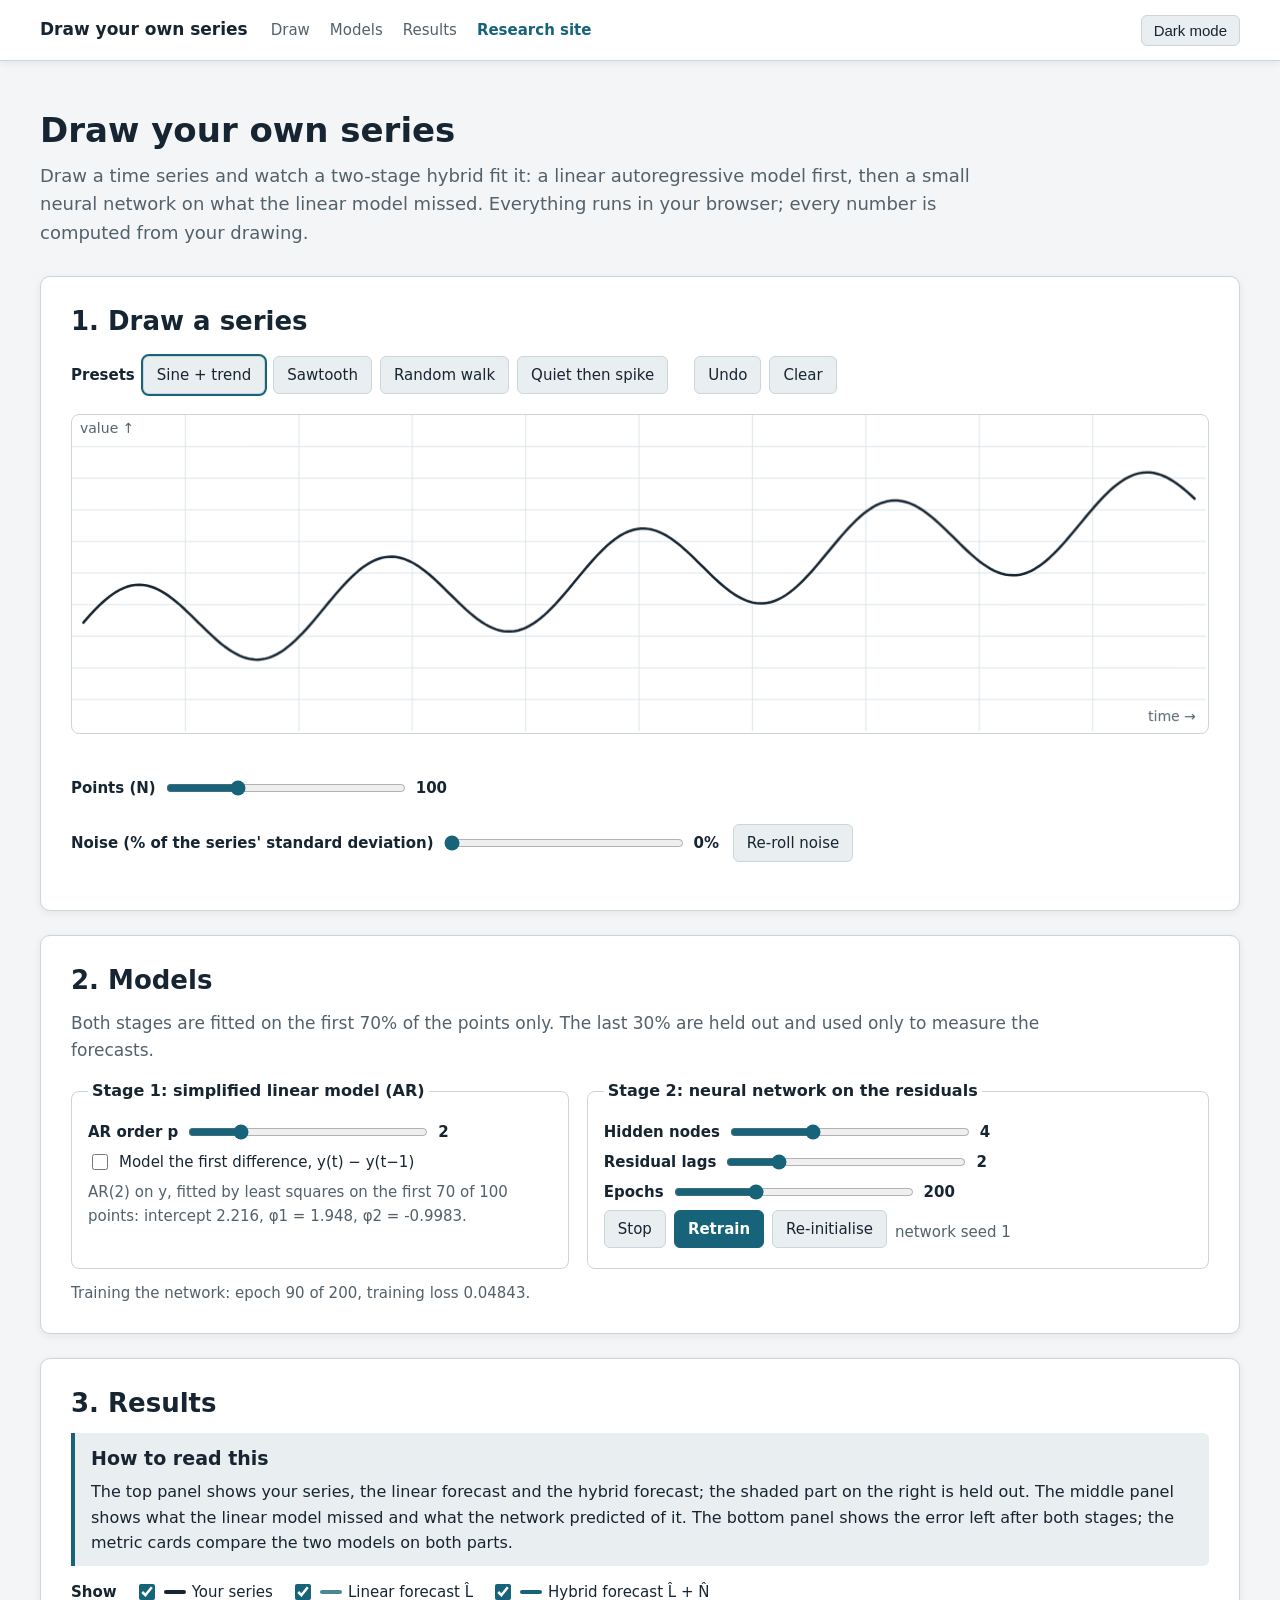
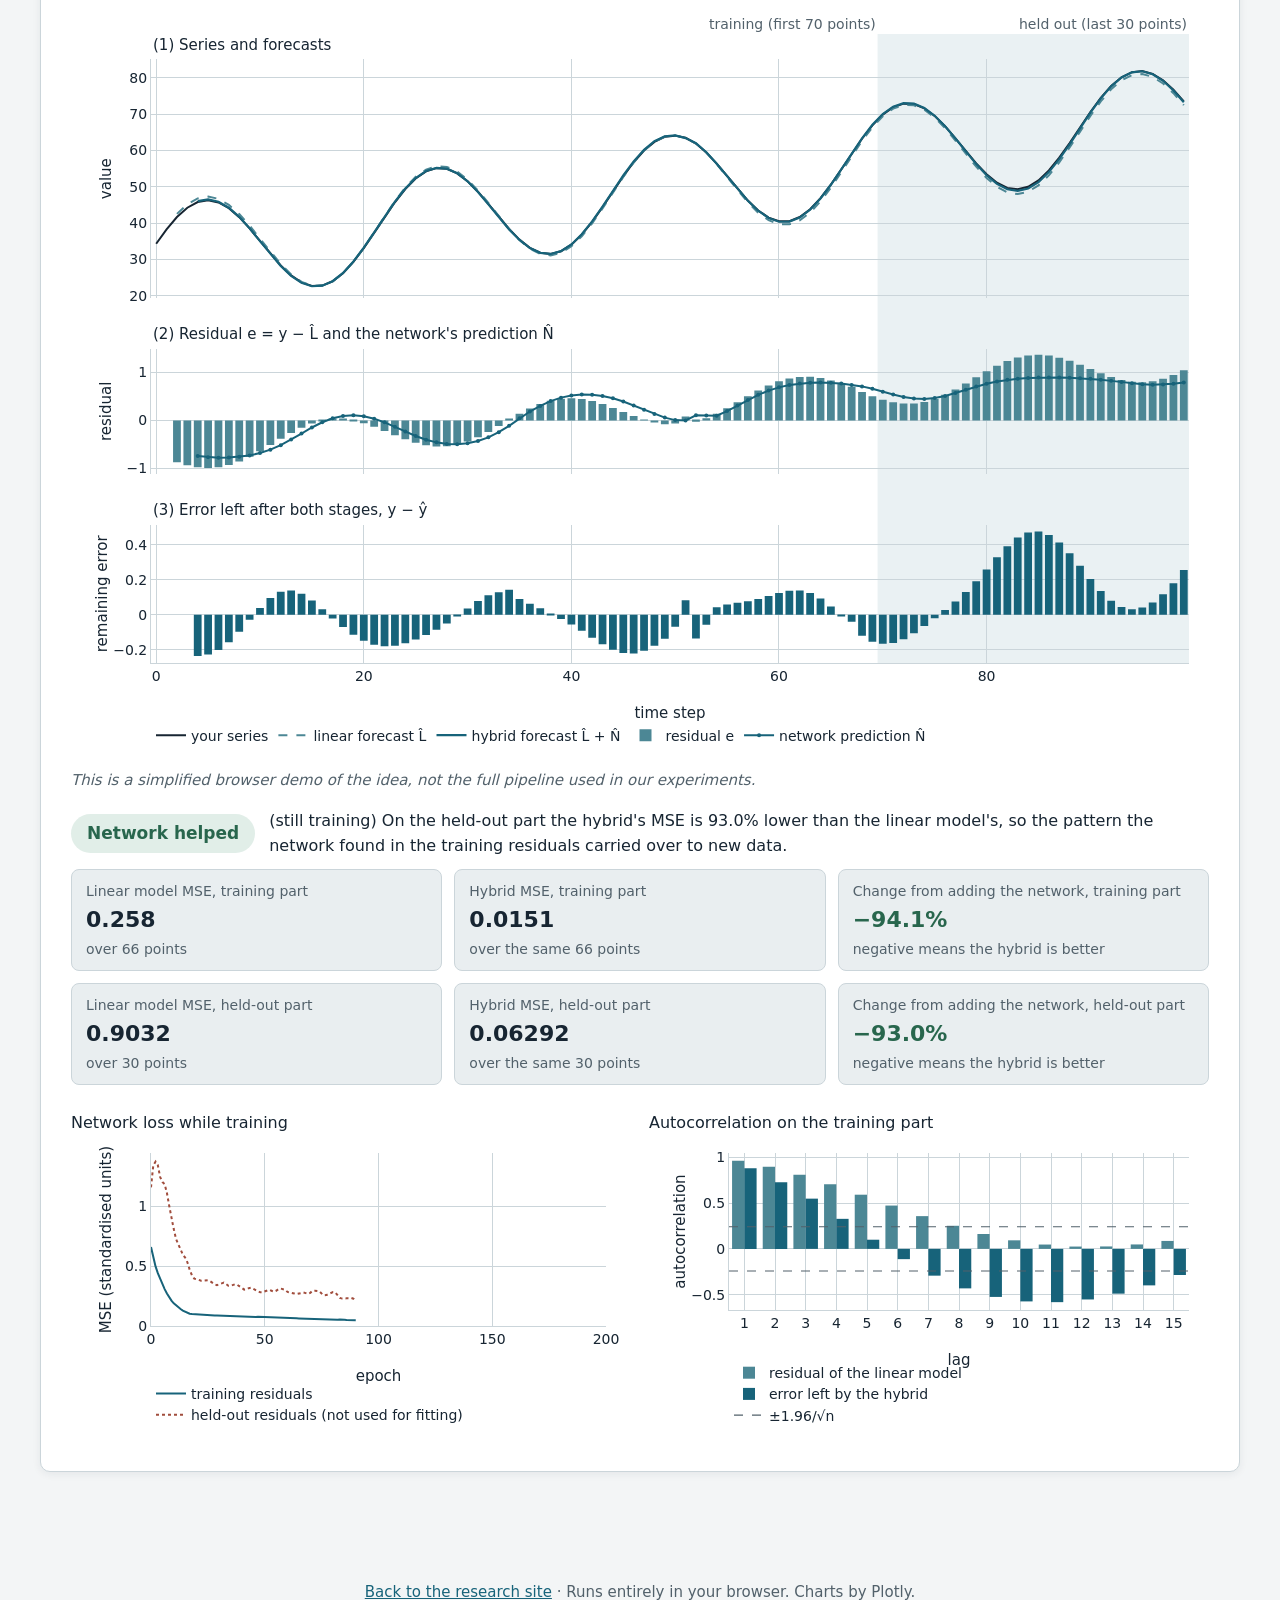
<file: website/draw_your_own_series/index.html>
<!doctype html>
<html lang="en">
<head>
<meta charset="utf-8">
<meta name="viewport" content="width=1280">
<title>Draw your own series</title>
<meta name="description" content="Draw a time series and watch a simplified linear model plus neural network hybrid fit it, live in the browser.">
<link rel="icon" href="data:image/svg+xml,%3Csvg xmlns='http://www.w3.org/2000/svg' viewBox='0 0 16 16'%3E%3Cpath d='M1 11 C4 2 7 14 10 6 S14 4 15 3' stroke='%23A6783D' stroke-width='2' fill='none'/%3E%3C/svg%3E">
<link rel="stylesheet" href="css/style.css">
<script>
  // apply the saved theme before the page paints (same key as the research site)
  try { const t = localStorage.getItem("theme"); if (t) document.documentElement.dataset.theme = t; } catch (e) { /* storage blocked */ }
</script>
</head>
<body>
<header class="topbar">
  <div class="topbar-inner">
    <a class="brand" href="#top">Draw your own series</a>
    <nav class="menu" aria-label="Sections">
      <a href="#draw">Draw</a>
      <a href="#models">Models</a>
      <a href="#results">Results</a>
      <a id="research-link" class="external" href="#">Research site</a>
    </nav>
    <button id="theme-toggle" class="theme-toggle" type="button" aria-label="Switch between light and dark mode">Dark mode</button>
  </div>
</header>

<main id="top">
  <div class="hero">
    <h1>Draw your own series</h1>
    <p>Draw a time series and watch a two-stage hybrid fit it: a linear autoregressive model first, then a small neural
      network on what the linear model missed. Everything runs in your browser; every number is computed from your drawing.</p>
  </div>

  <section class="panel" id="draw" aria-labelledby="draw-h">
    <h2 id="draw-h">1. Draw a series</h2>
    <div class="controls">
      <div class="control" role="group" aria-label="Presets">
        <span class="label">Presets</span>
        <button class="btn preset" type="button" data-preset="Sine + trend">Sine + trend</button>
        <button class="btn preset" type="button" data-preset="Sawtooth">Sawtooth</button>
        <button class="btn preset" type="button" data-preset="Random walk">Random walk</button>
        <button class="btn preset" type="button" data-preset="Quiet then spike">Quiet then spike</button>
      </div>
      <div class="control">
        <button class="btn" type="button" id="undo">Undo</button>
        <button class="btn" type="button" id="clear">Clear</button>
      </div>
    </div>
    <canvas id="canvas" aria-label="Drawing area: hold the mouse button and draw a curve from left to right"></canvas>
    <div id="warnings" class="warnings" role="status" aria-live="polite"></div>
    <div class="controls sliders">
      <div class="control">
        <label class="label" for="n-points">Points (N)</label>
        <input type="range" id="n-points" min="60" max="200" step="10" value="100">
        <output for="n-points" id="n-points-out">100</output>
      </div>
      <div class="control">
        <label class="label" for="noise">Noise (% of the series' standard deviation)</label>
        <input type="range" id="noise" min="0" max="30" step="1" value="0">
        <output for="noise" id="noise-out">0%</output>
        <button class="btn" type="button" id="reroll">Re-roll noise</button>
      </div>
    </div>
  </section>

  <section class="panel" id="models" aria-labelledby="models-h">
    <h2 id="models-h">2. Models</h2>
    <p class="lead">Both stages are fitted on the first 70% of the points only. The last 30% are held out and used only to
      measure the forecasts.</p>
    <div class="model-grid">
      <fieldset>
        <legend>Stage 1: simplified linear model (AR)</legend>
        <div class="control">
          <label class="label" for="ar-p">AR order p</label>
          <input type="range" id="ar-p" min="1" max="6" step="1" value="2">
          <output for="ar-p" id="ar-p-out">2</output>
        </div>
        <div class="control">
          <input type="checkbox" id="diff">
          <label for="diff">Model the first difference, y(t) − y(t−1)</label>
        </div>
        <p id="ar-text" class="small"></p>
      </fieldset>
      <fieldset>
        <legend>Stage 2: neural network on the residuals</legend>
        <div class="control">
          <label class="label" for="hidden">Hidden nodes</label>
          <input type="range" id="hidden" min="1" max="10" step="1" value="4">
          <output for="hidden" id="hidden-out">4</output>
        </div>
        <div class="control">
          <label class="label" for="lags">Residual lags</label>
          <input type="range" id="lags" min="1" max="6" step="1" value="2">
          <output for="lags" id="lags-out">2</output>
        </div>
        <div class="control">
          <label class="label" for="epochs">Epochs</label>
          <input type="range" id="epochs" min="50" max="500" step="10" value="200">
          <output for="epochs" id="epochs-out">200</output>
        </div>
        <div class="control">
          <button class="btn" type="button" id="stop">Stop</button>
          <button class="btn primary" type="button" id="retrain">Retrain</button>
          <button class="btn" type="button" id="reinit">Re-initialise</button>
          <span id="seed-text" class="small"></span>
        </div>
      </fieldset>
    </div>
    <p id="status" class="status" role="status" aria-live="polite"></p>
  </section>

  <section class="panel" id="results" aria-labelledby="results-h">
    <h2 id="results-h">3. Results</h2>
    <div class="howto" id="howto">
      <h3>How to read this</h3>
      <p>The top panel shows your series, the linear forecast and the hybrid forecast; the shaded part on the right is held out.
        The middle panel shows what the linear model missed and what the network predicted of it.
        The bottom panel shows the error left after both stages; the metric cards compare the two models on both parts.</p>
    </div>
    <div class="checks" role="group" aria-label="Lines to show">
      <span class="label">Show</span>
      <label><input type="checkbox" id="show-series" checked><span class="swatch" data-color="series"></span>Your series</label>
      <label><input type="checkbox" id="show-linear" checked><span class="swatch" data-color="linear"></span>Linear forecast L̂</label>
      <label><input type="checkbox" id="show-hybrid" checked><span class="swatch" data-color="hybrid"></span>Hybrid forecast L̂ + N̂</label>
    </div>
    <div id="main-chart" class="chart main"></div>
    <p class="note" id="demo-note">This is a simplified browser demo of the idea, not the full pipeline used in our experiments.</p>

    <div class="verdict-row">
      <span id="verdict" class="badge big"></span>
      <span id="verdict-text"></span>
    </div>
    <div class="cards" id="cards"></div>
    <div class="grid-2">
      <div id="loss-chart" class="chart small-chart"></div>
      <div id="acf-chart" class="chart small-chart"></div>
    </div>
  </section>
</main>

<footer>
  <a id="research-footer-link" href="#">Back to the research site</a> ·
  Runs entirely in your browser. Charts by Plotly.
</footer>

<script src="vendor/plotly-2.35.2.min.js"></script>
<script type="module" src="js/app.js"></script>
</body>
</html>
</file>
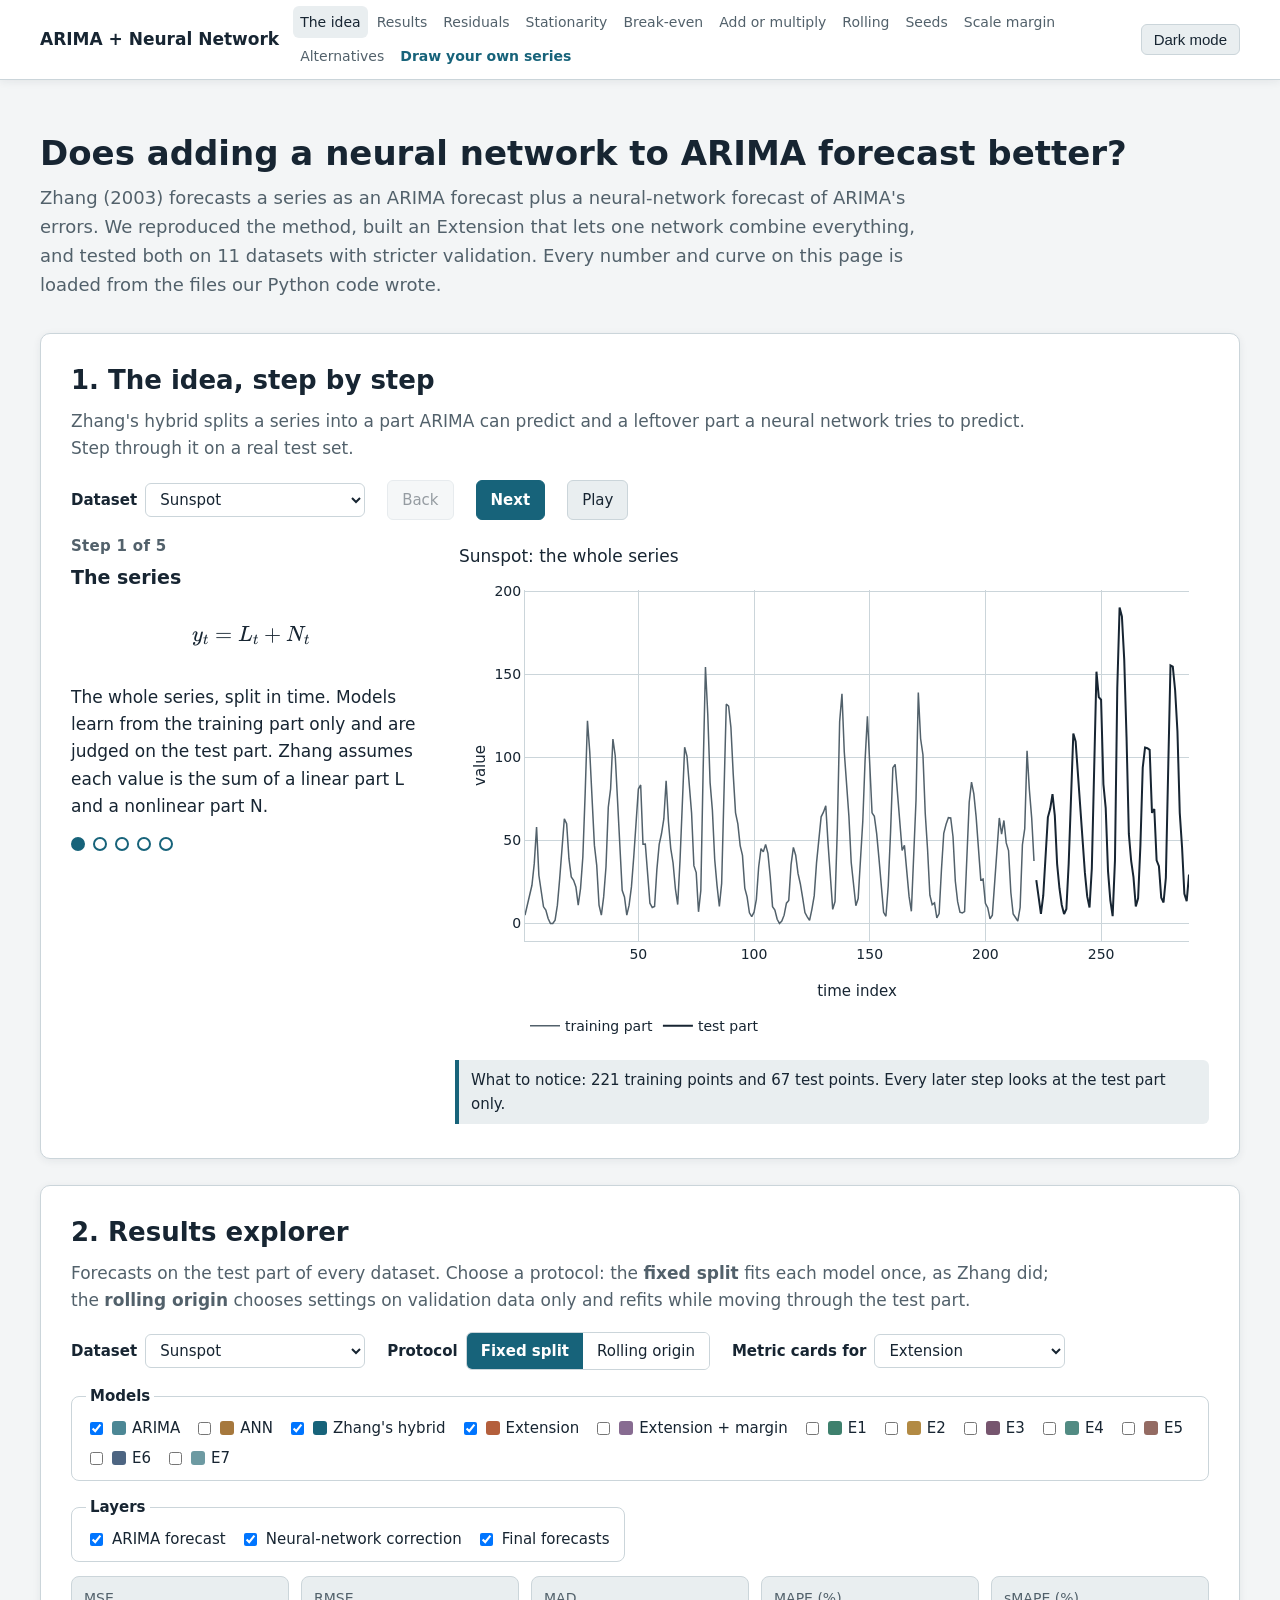
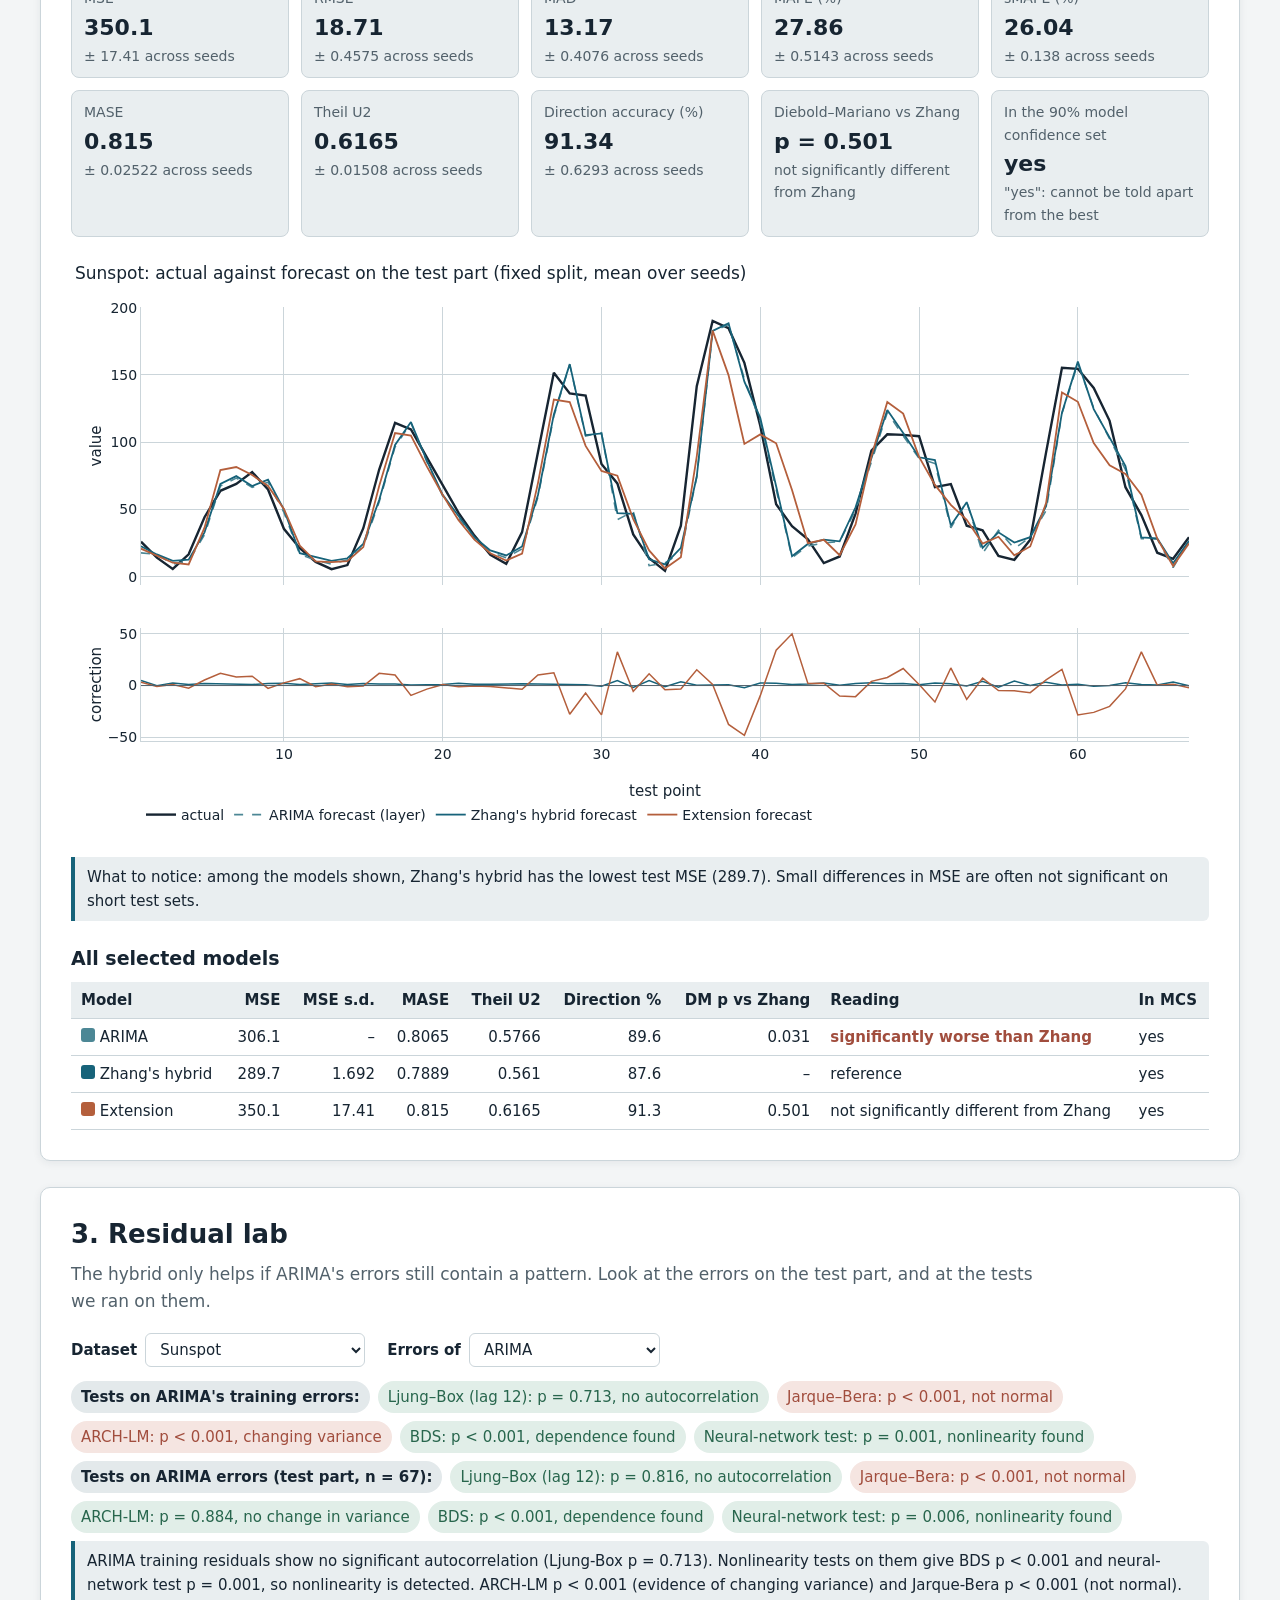
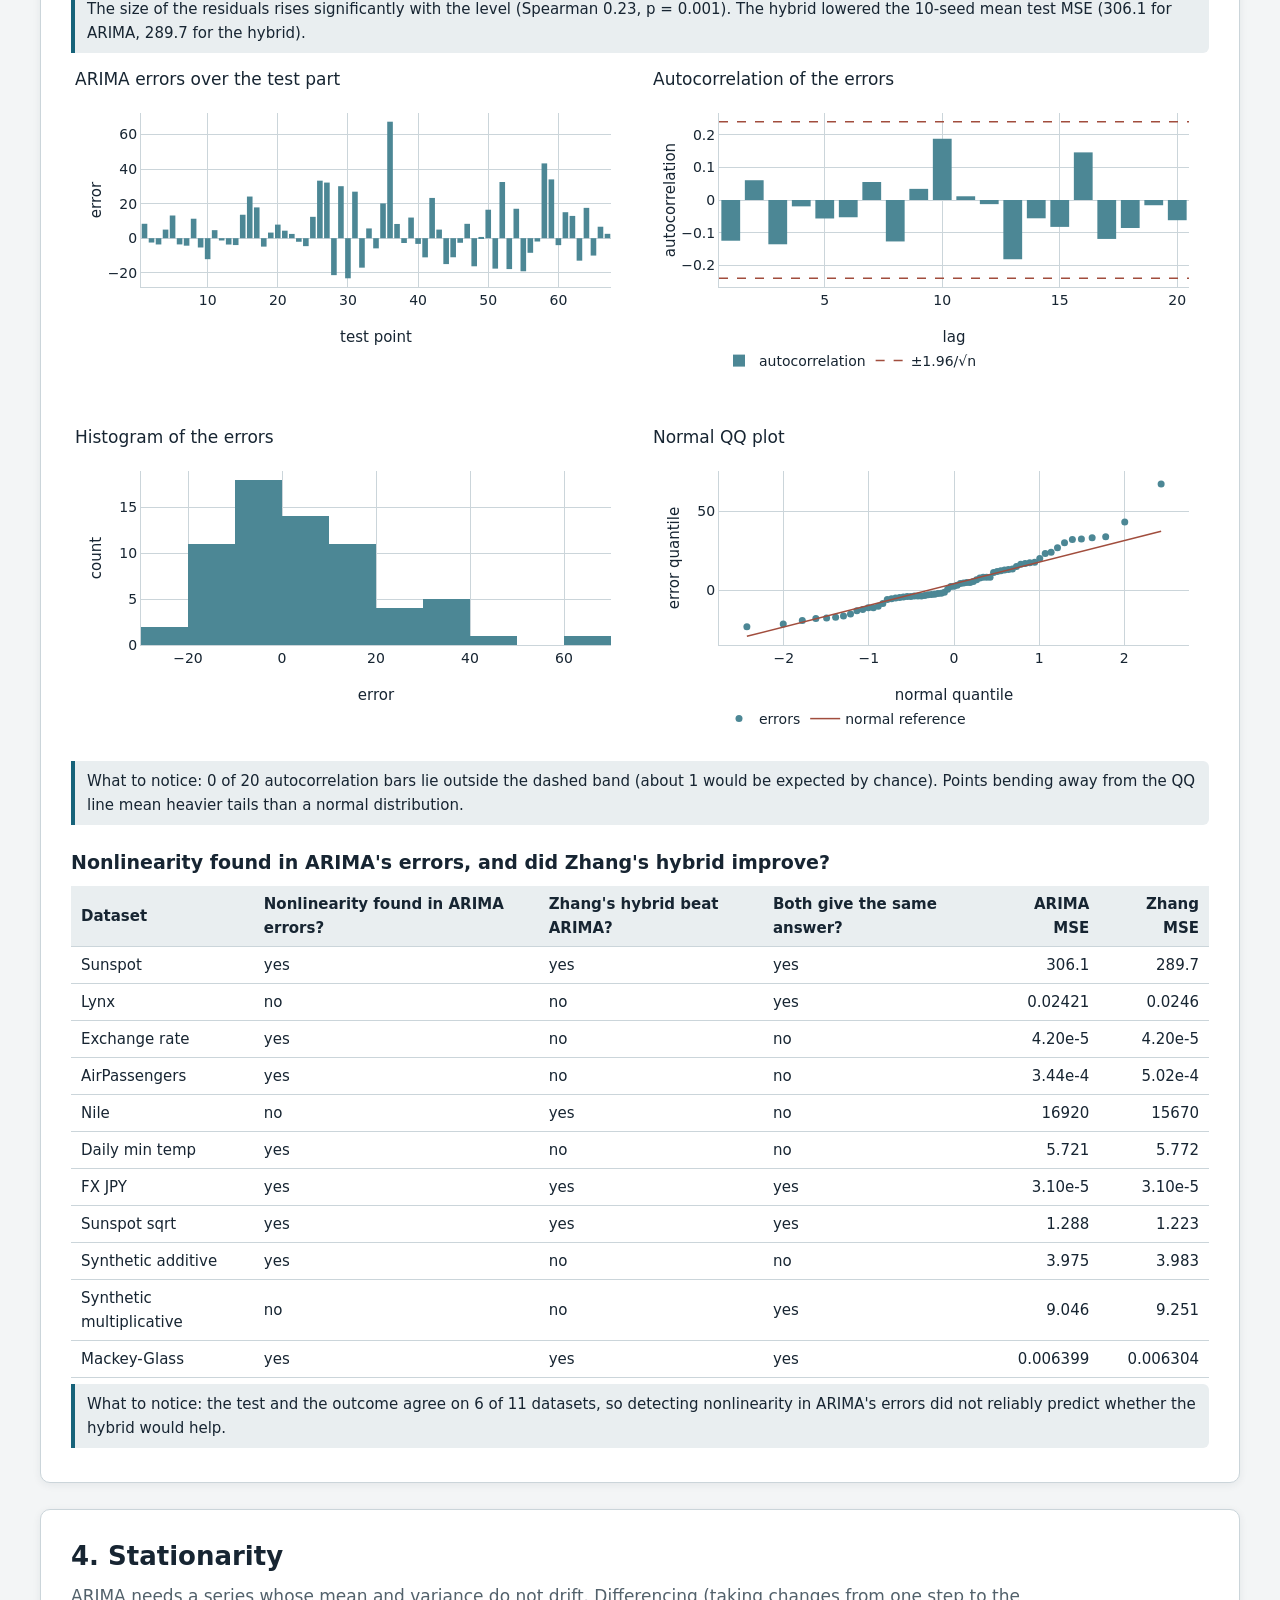
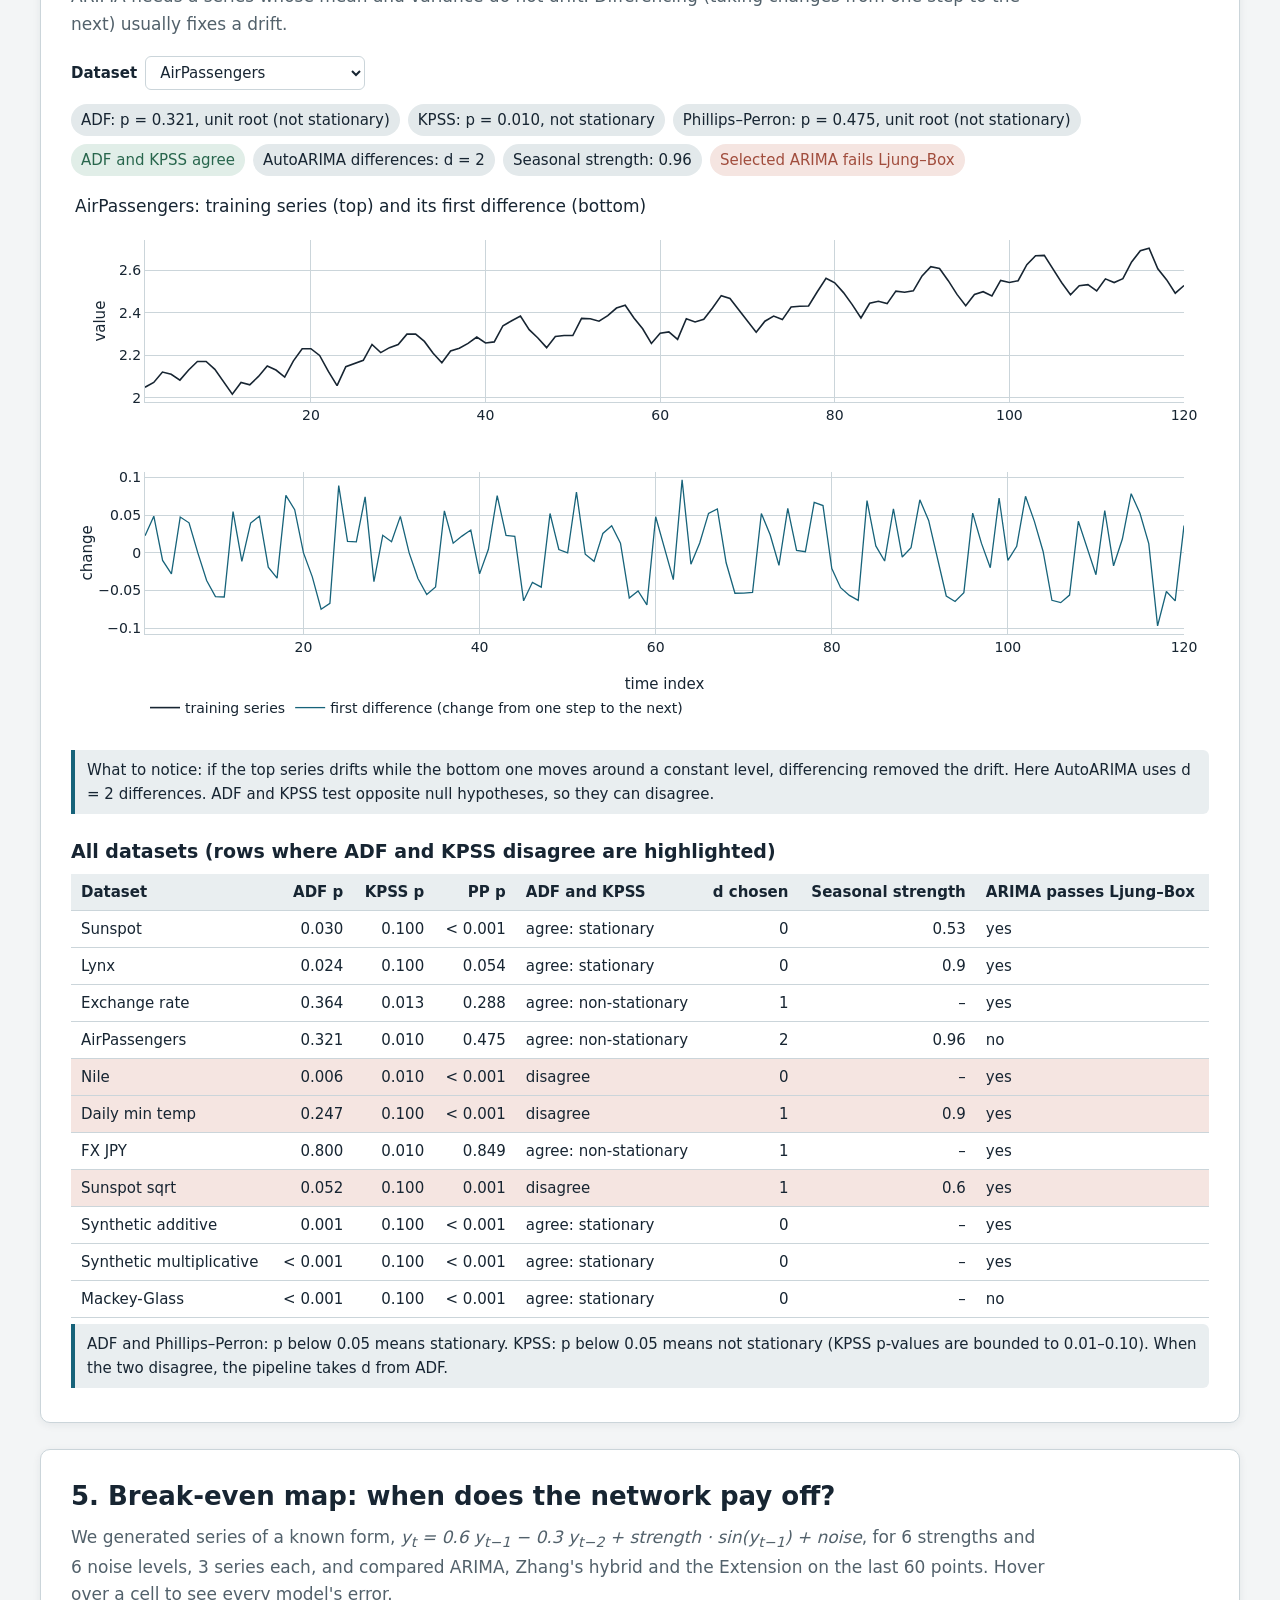
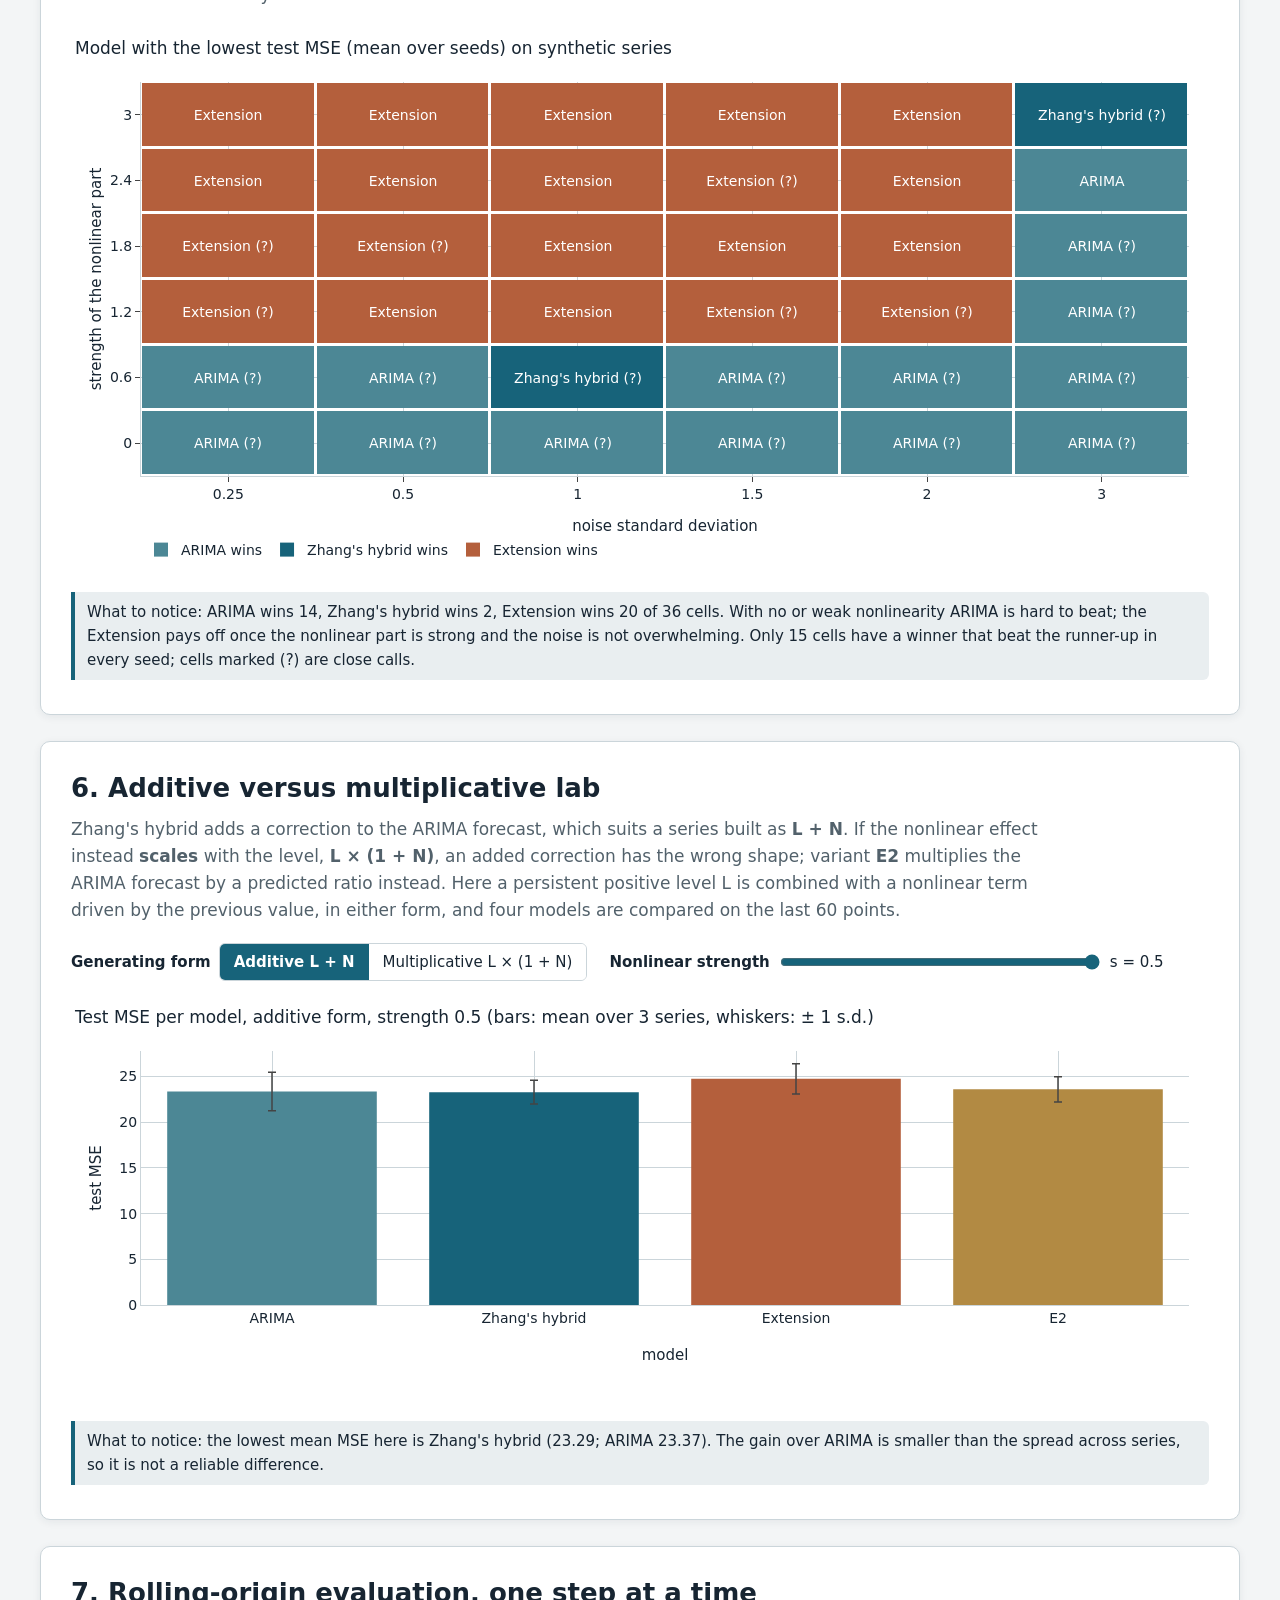
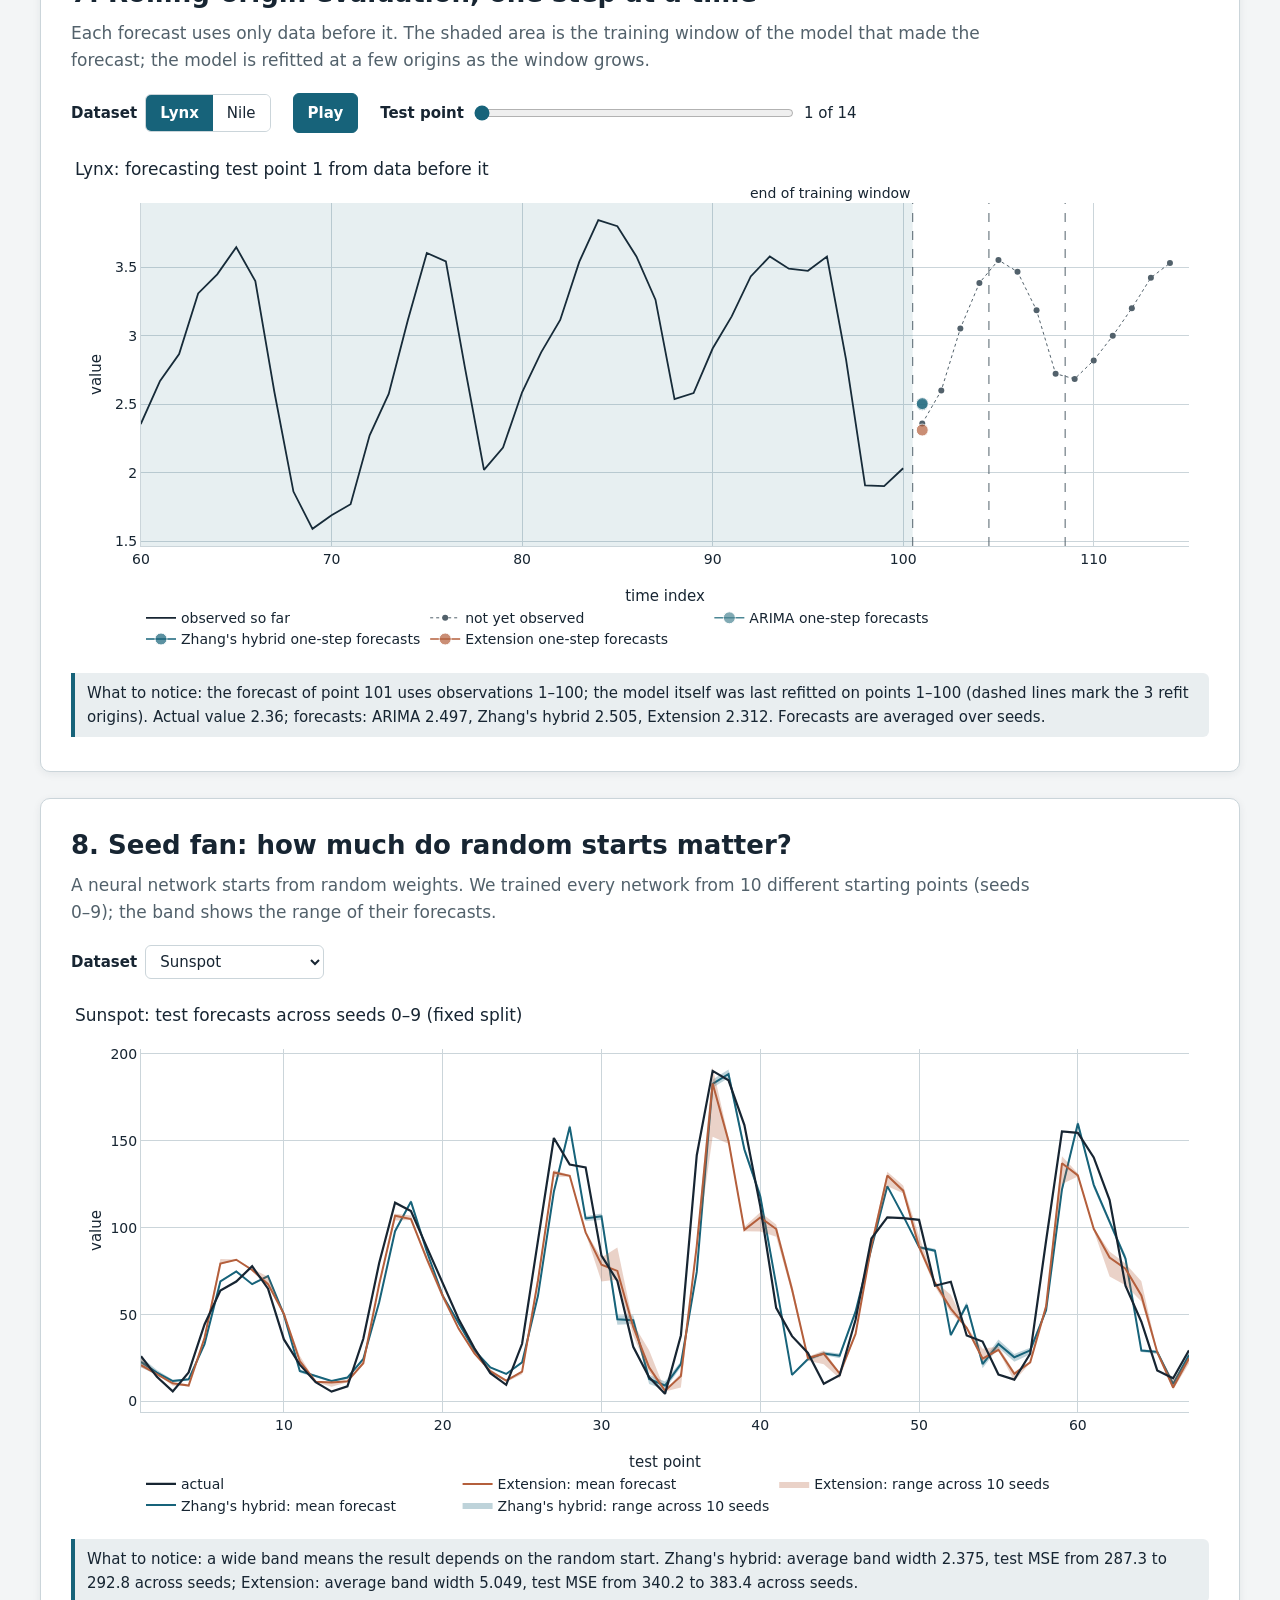
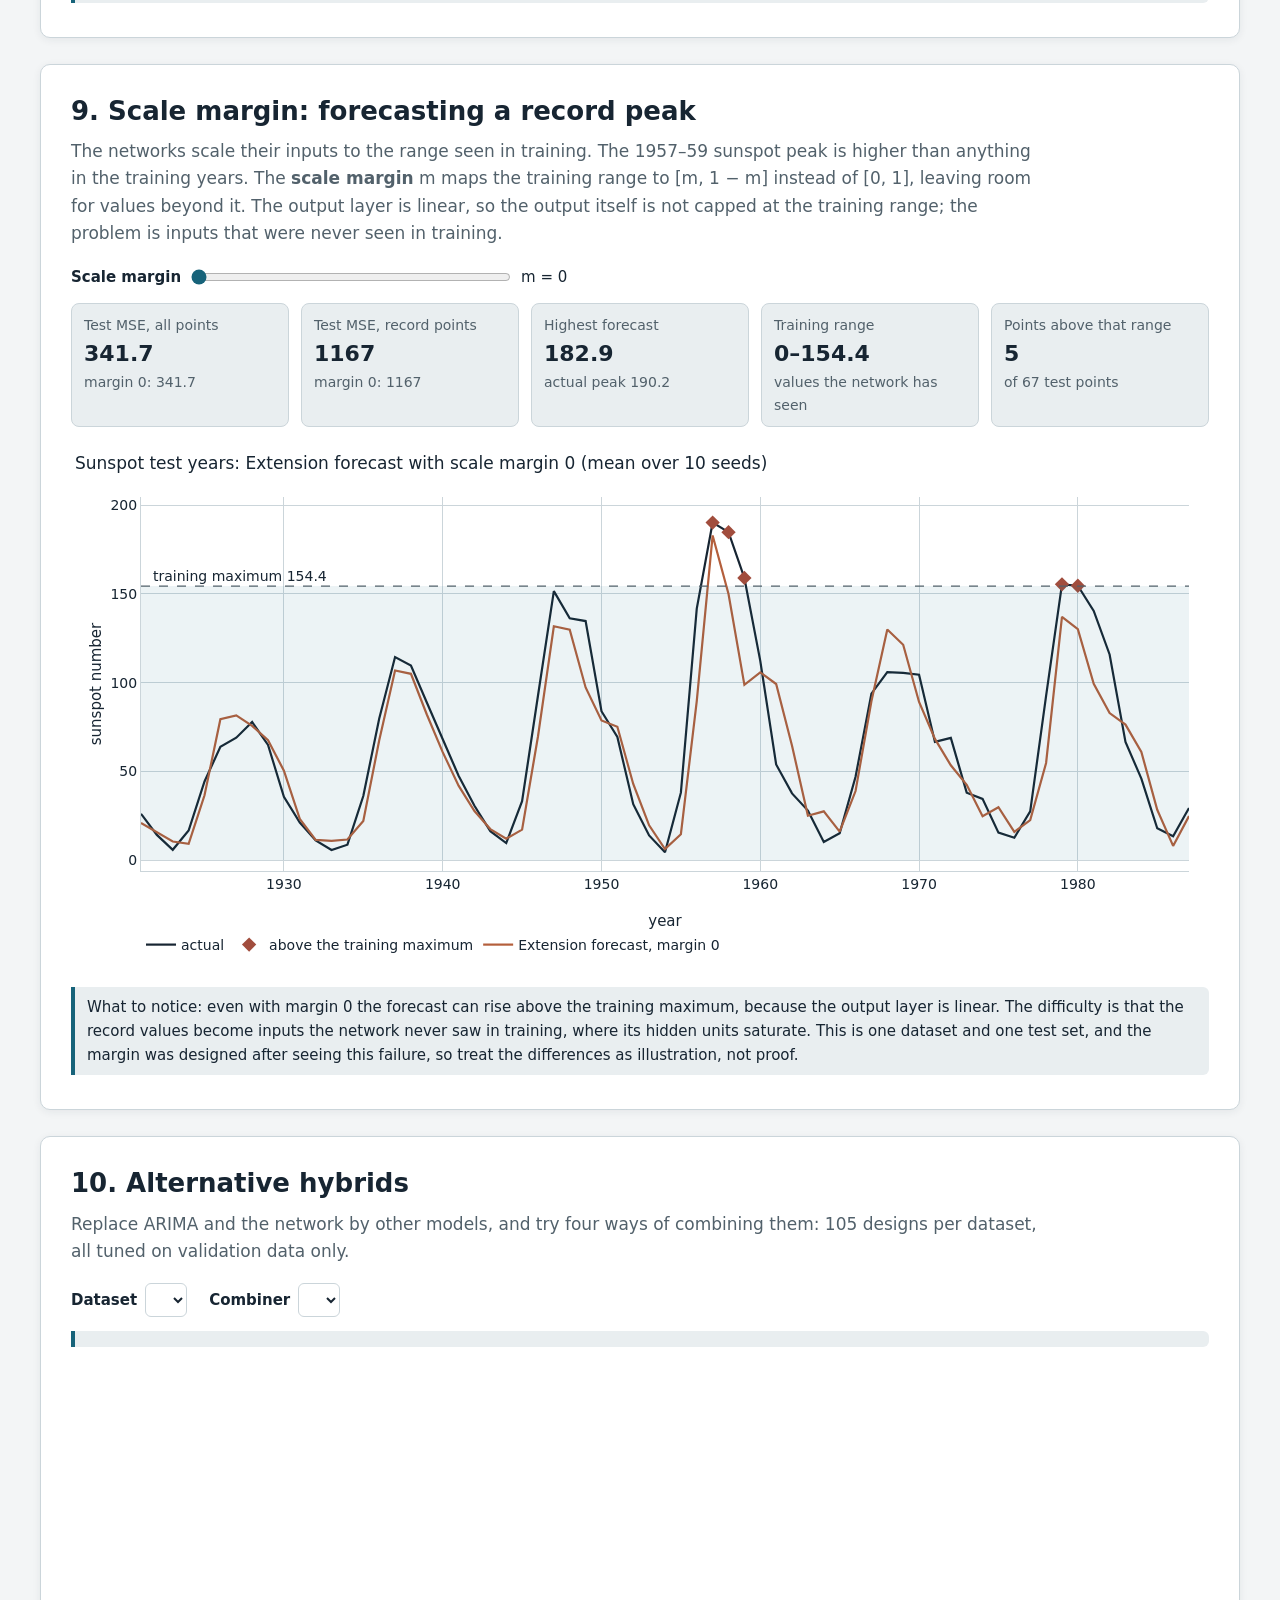
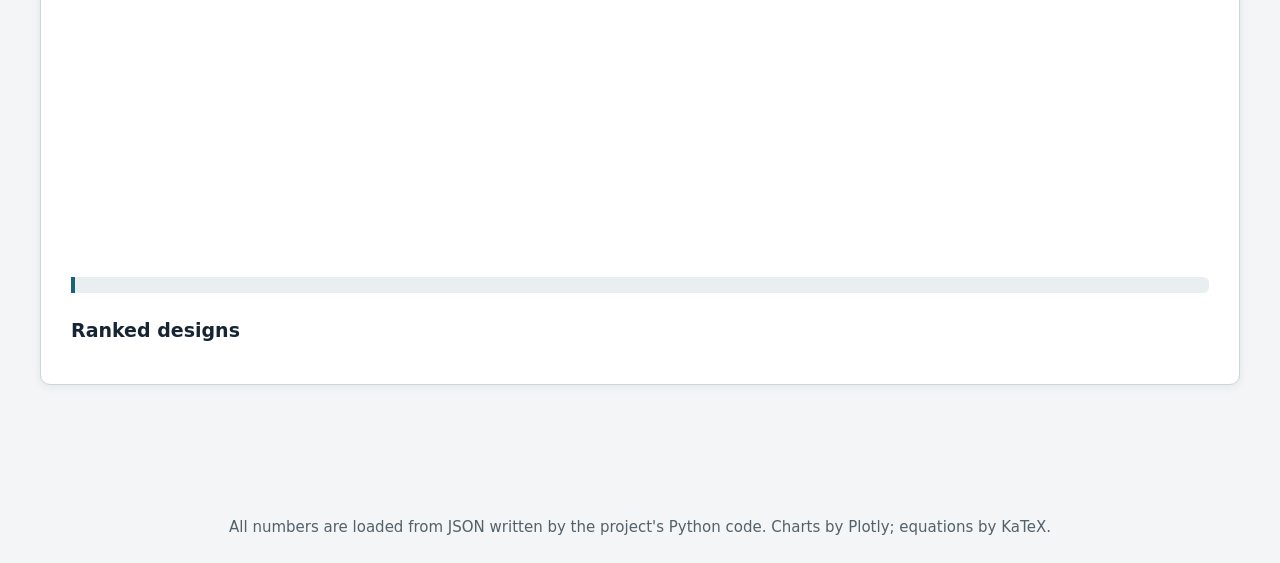
<file: website/research_site/index.html>
<!doctype html>
<html lang="en">
<head>
<meta charset="utf-8">
<meta name="viewport" content="width=1280">
<title>Hybrid ARIMA and Neural Network Forecasting</title>
<meta name="description" content="Interactive results of our reproduction of Zhang (2003) and the Extension on 11 datasets.">
<link rel="icon" href="data:image/svg+xml,%3Csvg xmlns='http://www.w3.org/2000/svg' viewBox='0 0 16 16'%3E%3Cpath d='M1 12 L5 6 L9 9 L15 2' stroke='%2317637A' stroke-width='2' fill='none'/%3E%3C/svg%3E">
<link rel="stylesheet" href="vendor/katex/katex.min.css">
<link rel="stylesheet" href="css/style.css">
<script>
  // apply the saved theme before the page paints
  try { const t = localStorage.getItem("theme"); if (t) document.documentElement.dataset.theme = t; } catch (e) { /* storage blocked */ }
</script>
</head>
<body>
<header class="topbar">
  <div class="topbar-inner">
    <a class="brand" href="#top">ARIMA + Neural Network</a>
    <nav class="menu" aria-label="Sections">
      <a href="#idea">The idea</a>
      <a href="#explorer">Results</a>
      <a href="#residuals">Residuals</a>
      <a href="#stationarity">Stationarity</a>
      <a href="#breakeven">Break-even</a>
      <a href="#formlab">Add or multiply</a>
      <a href="#rolling">Rolling</a>
      <a href="#seedfan">Seeds</a>
      <a href="#margin">Scale margin</a>
      <a href="#grid">Alternatives</a>
      <a id="playground-link" class="external" href="#">Draw your own series</a>
    </nav>
    <button id="theme-toggle" class="theme-toggle" type="button" aria-label="Switch between light and dark mode">Dark mode</button>
  </div>
</header>

<main id="top">
  <div class="hero">
    <h1>Does adding a neural network to ARIMA forecast better?</h1>
    <p>Zhang (2003) forecasts a series as an ARIMA forecast plus a neural-network forecast of ARIMA's errors. We reproduced the method,
      built an Extension that lets one network combine everything, and tested both on 11 datasets with stricter validation.
      Every number and curve on this page is loaded from the files our Python code wrote.</p>
  </div>

  <section class="panel" id="idea" aria-labelledby="idea-h">
    <h2 id="idea-h">1. The idea, step by step</h2>
    <p class="lead">Zhang's hybrid splits a series into a part ARIMA can predict and a leftover part a neural network tries to predict.
      Step through it on a real test set.</p>
    <div class="controls">
      <label class="control"><span class="label">Dataset</span><select id="idea-dataset"></select></label>
      <button class="btn" id="idea-back" type="button">Back</button>
      <button class="btn primary" id="idea-next" type="button">Next</button>
      <button class="btn" id="idea-play" type="button" aria-pressed="false">Play</button>
    </div>
    <div class="stepper">
      <div class="step-text" aria-live="polite">
        <div class="step-no" id="idea-stepno"></div>
        <h3 id="idea-title"></h3>
        <div class="eq" id="idea-eq"></div>
        <p id="idea-text"></p>
        <div class="dots" id="idea-dots" role="group" aria-label="Steps"></div>
      </div>
      <div>
        <div class="chart tall" id="idea-chart" role="img" aria-label="Walkthrough chart"></div>
        <p class="notice" id="idea-notice"></p>
      </div>
    </div>
  </section>

  <section class="panel" id="explorer" aria-labelledby="explorer-h">
    <h2 id="explorer-h">2. Results explorer</h2>
    <p class="lead">Forecasts on the test part of every dataset. Choose a protocol: the <b>fixed split</b> fits each model once, as Zhang did;
      the <b>rolling origin</b> chooses settings on validation data only and refits while moving through the test part.</p>
    <div class="controls">
      <label class="control"><span class="label">Dataset</span><select id="ex-dataset"></select></label>
      <span class="control"><span class="label">Protocol</span>
        <span class="segmented" id="ex-protocol" role="group" aria-label="Protocol">
          <button type="button" data-value="fixed" aria-pressed="true">Fixed split</button>
          <button type="button" data-value="rolling" aria-pressed="false">Rolling origin</button>
        </span></span>
      <label class="control"><span class="label">Metric cards for</span><select id="ex-focus"></select></label>
    </div>
    <div class="controls">
      <fieldset><legend>Models</legend><div class="checks" id="ex-models"></div></fieldset>
      <fieldset><legend>Layers</legend><div class="checks" id="ex-layers"></div></fieldset>
    </div>
    <div class="cards" id="ex-cards"></div>
    <div class="chart tall" id="ex-chart" role="img" aria-label="Actual against forecast"></div>
    <p class="notice" id="ex-notice"></p>
    <h3>All selected models</h3>
    <div id="ex-table"></div>
  </section>

  <section class="panel" id="residuals" aria-labelledby="res-h">
    <h2 id="res-h">3. Residual lab</h2>
    <p class="lead">The hybrid only helps if ARIMA's errors still contain a pattern. Look at the errors on the test part, and at the tests we ran on them.</p>
    <div class="controls">
      <label class="control"><span class="label">Dataset</span><select id="res-dataset"></select></label>
      <label class="control"><span class="label">Errors of</span><select id="res-model"></select></label>
    </div>
    <div class="badges" id="res-badges"></div>
    <p class="notice" id="res-finding"></p>
    <div class="grid-2">
      <div class="chart short" id="res-time" role="img" aria-label="Errors over time"></div>
      <div class="chart short" id="res-acf" role="img" aria-label="Autocorrelation of errors"></div>
      <div class="chart short" id="res-hist" role="img" aria-label="Histogram of errors"></div>
      <div class="chart short" id="res-qq" role="img" aria-label="Normal QQ plot"></div>
    </div>
    <p class="notice" id="res-notice"></p>
    <h3>Nonlinearity found in ARIMA's errors, and did Zhang's hybrid improve?</h3>
    <div id="res-table"></div>
  </section>

  <section class="panel" id="stationarity" aria-labelledby="st-h">
    <h2 id="st-h">4. Stationarity</h2>
    <p class="lead">ARIMA needs a series whose mean and variance do not drift. Differencing (taking changes from one step to the next) usually fixes a drift.</p>
    <div class="controls"><label class="control"><span class="label">Dataset</span><select id="st-dataset"></select></label></div>
    <div class="badges" id="st-badges"></div>
    <div class="chart tall" id="st-chart" role="img" aria-label="Training series and its first difference"></div>
    <p class="notice" id="st-notice"></p>
    <h3>All datasets (rows where ADF and KPSS disagree are highlighted)</h3>
    <div id="st-table"></div>
  </section>

  <section class="panel" id="breakeven" aria-labelledby="be-h">
    <h2 id="be-h">5. Break-even map: when does the network pay off?</h2>
    <p class="lead" id="be-lead"></p>
    <div class="chart tall" id="be-chart" role="img" aria-label="Best model per noise level and nonlinear strength"></div>
    <p class="notice" id="be-notice"></p>
  </section>

  <section class="panel" id="formlab" aria-labelledby="fl-h">
    <h2 id="fl-h">6. Additive versus multiplicative lab</h2>
    <p class="lead" id="fl-lead"></p>
    <div class="controls">
      <span class="control"><span class="label">Generating form</span>
        <span class="segmented" id="fl-form" role="group" aria-label="Generating form">
          <button type="button" data-value="additive" aria-pressed="true">Additive  L + N</button>
          <button type="button" data-value="multiplicative" aria-pressed="false">Multiplicative  L × (1 + N)</button>
        </span></span>
      <label class="control"><span class="label">Nonlinear strength</span><input type="range" id="fl-strength" min="0" step="1"><output id="fl-strength-out"></output></label>
    </div>
    <div class="chart" id="fl-chart" role="img" aria-label="Test MSE per model"></div>
    <p class="notice" id="fl-notice"></p>
  </section>

  <section class="panel" id="rolling" aria-labelledby="ro-h">
    <h2 id="ro-h">7. Rolling-origin evaluation, one step at a time</h2>
    <p class="lead">Each forecast uses only data before it. The shaded area is the training window of the model that made the forecast; the model is refitted at a few origins as the window grows.</p>
    <div class="controls">
      <span class="control"><span class="label">Dataset</span>
        <span class="segmented" id="ro-dataset" role="group" aria-label="Dataset">
          <button type="button" data-value="Lynx" aria-pressed="true">Lynx</button>
          <button type="button" data-value="Nile" aria-pressed="false">Nile</button>
        </span></span>
      <button class="btn primary" id="ro-play" type="button" aria-pressed="false">Play</button>
      <label class="control"><span class="label">Test point</span><input type="range" id="ro-step" min="0" step="1"><output id="ro-step-out"></output></label>
    </div>
    <div class="chart tall" id="ro-chart" role="img" aria-label="Rolling-origin forecasts"></div>
    <p class="notice" id="ro-notice"></p>
  </section>

  <section class="panel" id="seedfan" aria-labelledby="sf-h">
    <h2 id="sf-h">8. Seed fan: how much do random starts matter?</h2>
    <p class="lead">A neural network starts from random weights. We trained every network from 10 different starting points (seeds 0–9); the band shows the range of their forecasts.</p>
    <div class="controls"><label class="control"><span class="label">Dataset</span><select id="sf-dataset"></select></label></div>
    <div class="chart tall" id="sf-chart" role="img" aria-label="Forecast band across seeds"></div>
    <p class="notice" id="sf-notice"></p>
  </section>

  <section class="panel" id="margin" aria-labelledby="mg-h">
    <h2 id="mg-h">9. Scale margin: forecasting a record peak</h2>
    <p class="lead" id="mg-lead"></p>
    <div class="controls">
      <label class="control"><span class="label">Scale margin</span><input type="range" id="mg-margin" min="0" step="1"><output id="mg-margin-out"></output></label>
    </div>
    <div class="cards" id="mg-cards"></div>
    <div class="chart tall" id="mg-chart" role="img" aria-label="Sunspot forecasts around the record peak"></div>
    <p class="notice" id="mg-notice"></p>
  </section>

  <section class="panel" id="grid" aria-labelledby="gr-h">
    <h2 id="gr-h">10. Alternative hybrids</h2>
    <p class="lead">Replace ARIMA and the network by other models, and try four ways of combining them: 105 designs per dataset, all tuned on validation data only.</p>
    <div class="controls">
      <label class="control"><span class="label">Dataset</span><select id="gr-dataset"></select></label>
      <label class="control"><span class="label">Combiner</span><select id="gr-combiner"></select></label>
    </div>
    <p class="notice" id="gr-baseline"></p>
    <div class="chart tall" id="gr-chart" role="img" aria-label="Test error of every design relative to the best single model"></div>
    <p class="notice" id="gr-notice"></p>
    <h3>Ranked designs</h3>
    <div id="gr-table"></div>
  </section>

</main>
<footer>All numbers are loaded from JSON written by the project's Python code. Charts by Plotly; equations by KaTeX.</footer>

<script src="vendor/plotly-2.35.2.min.js"></script>
<script src="vendor/katex/katex.min.js"></script>
<script type="module" src="js/main.js"></script>
</body>
</html>
</file>
<file: website/draw_your_own_series/css/style.css>
/* Draw your own series: colours, fonts and menu copied from the research site so the two look related.
   Desktop only (1280 px and wider). */
:root {
  --bg: #f3f5f6;
  --surface: #ffffff;
  --surface-2: #e9eef0;
  --ink: #172532;
  --ink-2: #52616b;
  --line: #cbd5da;
  --grid: #dce5e8;
  --accent: #17637a;
  --good: #28664d;
  --good-bg: #e1eee8;
  --bad: #a14d3d;
  --bad-bg: #f5e5e1;
  --neutral-bg: #e3e9eb;
  --focus: #17637a;
  --shadow: 0 2px 8px rgba(23, 37, 50, .07);
  --held: rgba(23, 99, 122, .09);
  color-scheme: light;
}
:root[data-theme="dark"] {
  --bg: #101a22;
  --surface: #182630;
  --surface-2: #223440;
  --ink: #edf2f3;
  --ink-2: #b7c5ca;
  --line: #3b505b;
  --grid: #2f444f;
  --accent: #72b5bd;
  --good: #8bc7a8;
  --good-bg: #1b3d35;
  --bad: #e0a095;
  --bad-bg: #4a2928;
  --neutral-bg: #2a3e49;
  --focus: #72b5bd;
  --shadow: none;
  --held: rgba(114, 181, 189, .12);
  color-scheme: dark;
}

* { box-sizing: border-box; }
html { scroll-behavior: smooth; scroll-padding-top: 80px; }
body {
  margin: 0;
  background: var(--bg);
  color: var(--ink);
  font: 16px/1.6 "Segoe UI", system-ui, -apple-system, Roboto, Helvetica, Arial, sans-serif;
  min-width: 1280px;
}
a { color: var(--accent); }
:focus-visible { outline: 3px solid var(--focus); outline-offset: 2px; }

/* top menu */
.topbar {
  position: sticky; top: 0; z-index: 10;
  background: var(--surface);
  border-bottom: 1px solid var(--line);
  box-shadow: var(--shadow);
}
.topbar-inner {
  max-width: 1240px; margin: 0 auto; padding: 6px 20px;
  display: flex; align-items: center; gap: 14px; min-height: 60px;
}
.brand { font-weight: 700; font-size: 17px; white-space: nowrap; color: var(--ink); text-decoration: none; }
.menu { display: flex; gap: 2px; flex-wrap: wrap; flex: 1; }
.menu a { color: var(--ink-2); text-decoration: none; font-size: 15px; padding: 5px 9px; border-radius: 6px; white-space: nowrap; }
.menu a:hover { color: var(--ink); background: var(--surface-2); }
.menu a.external { color: var(--accent); font-weight: 600; }
.theme-toggle {
  border: 1px solid var(--line); background: var(--surface-2); color: var(--ink);
  font-size: 15px; padding: 6px 12px; border-radius: 6px; cursor: pointer; white-space: nowrap;
}

/* layout */
main { max-width: 1240px; margin: 0 auto; padding: 24px 20px 60px; }
.hero { padding: 24px 0 4px; }
.hero h1 { font-size: 34px; line-height: 1.25; margin: 0 0 10px; }
.hero p { font-size: 18px; color: var(--ink-2); max-width: 940px; margin: 0; }
section.panel {
  background: var(--surface); border: 1px solid var(--line); border-radius: 10px;
  padding: 24px 30px 28px; margin: 24px 0; box-shadow: var(--shadow);
}
section.panel > h2 { font-size: 26px; margin: 0 0 8px; }
.lead { color: var(--ink-2); font-size: 17px; margin: 0 0 14px; max-width: 980px; }
h3 { font-size: 19px; margin: 0 0 6px; }
.small { font-size: 15px; color: var(--ink-2); margin: 6px 0 0; }

/* controls */
.controls { display: flex; flex-wrap: wrap; gap: 12px 26px; align-items: center; margin: 4px 0 14px; }
.control { display: flex; align-items: center; gap: 8px; font-size: 15px; margin: 6px 0; flex-wrap: wrap; }
.label { font-weight: 600; }
output { font-variant-numeric: tabular-nums; min-width: 3ch; font-weight: 600; }
button.btn {
  font: inherit; font-size: 15px; padding: 6px 13px; border: 1px solid var(--line); border-radius: 6px;
  background: var(--surface-2); color: var(--ink); cursor: pointer;
}
button.btn:hover { border-color: var(--accent); }
button.btn.primary { background: var(--accent); border-color: var(--accent); color: var(--surface); font-weight: 600; }
button.btn.active { outline: 2px solid var(--accent); }
button.btn:disabled { opacity: .45; cursor: default; }
input[type="range"] { width: 240px; accent-color: var(--accent); }
input[type="checkbox"] { width: 16px; height: 16px; accent-color: var(--accent); }
fieldset { border: 1px solid var(--line); border-radius: 8px; padding: 10px 16px 14px; margin: 0; }
legend { font-size: 16px; font-weight: 600; padding: 0 4px; }
.model-grid { display: grid; grid-template-columns: 1fr 1.25fr; gap: 18px; }
.status { font-size: 15px; color: var(--ink-2); margin: 12px 0 0; min-height: 1.6em; font-variant-numeric: tabular-nums; }

/* canvas */
#canvas {
  display: block; width: 100%; height: 320px; cursor: crosshair;
  border: 1px solid var(--line); border-radius: 8px; background: var(--surface);
}
.warnings { min-height: 1.6em; margin: 8px 0 0; font-size: 15px; color: var(--bad); }

/* results */
.howto {
  background: var(--surface-2); border-left: 4px solid var(--accent); border-radius: 0 6px 6px 0;
  padding: 10px 16px; margin: 0 0 14px; font-size: 16px;
}
.howto p { margin: 0; }
.checks { display: flex; flex-wrap: wrap; gap: 6px 18px; align-items: center; font-size: 15px; }
.checks label { display: inline-flex; align-items: center; gap: 6px; cursor: pointer; }
.swatch { display: inline-block; width: 22px; height: 4px; border-radius: 2px; }
.chart { width: 100%; }
.chart.main { min-height: 760px; }
.chart.small-chart { min-height: 340px; }
.note { font-size: 15px; color: var(--ink-2); font-style: italic; margin: 4px 0 16px; }
.verdict-row { display: flex; align-items: center; gap: 14px; margin: 6px 0 10px; font-size: 16px; }
.badge { font-size: 15px; padding: 4px 12px; border-radius: 999px; background: var(--neutral-bg); white-space: nowrap; }
.badge.big { font-size: 17px; font-weight: 600; padding: 6px 16px; }
.badge.good { background: var(--good-bg); color: var(--good); }
.badge.bad { background: var(--bad-bg); color: var(--bad); }
.cards { display: grid; grid-template-columns: repeat(3, 1fr); gap: 12px; margin: 10px 0 18px; }
.card { border: 1px solid var(--line); border-radius: 8px; padding: 10px 14px; background: var(--surface-2); }
.card .k { font-size: 14px; color: var(--ink-2); }
.card .v { font-size: 22px; font-weight: 600; font-variant-numeric: tabular-nums; }
.card .s { font-size: 14px; color: var(--ink-2); }
.card .v.good { color: var(--good); }
.card .v.bad { color: var(--bad); }
.grid-2 { display: grid; grid-template-columns: 1fr 1fr; gap: 18px; }

footer { text-align: center; color: var(--ink-2); font-size: 15px; padding: 24px; }
</file>
<file: website/research_site/css/style.css>
/* Research site: one stylesheet, light and dark themes via custom properties. Desktop only (1280 px and wider). */
:root {
  --bg: #f3f5f6;
  --surface: #ffffff;
  --surface-2: #e9eef0;
  --ink: #172532;
  --ink-2: #52616b;
  --line: #cbd5da;
  --accent: #17637a;
  --good: #28664d;
  --good-bg: #e1eee8;
  --bad: #a14d3d;
  --bad-bg: #f5e5e1;
  --neutral-bg: #e3e9eb;
  --focus: #17637a;
  --shadow: 0 2px 8px rgba(23, 37, 50, .07);
  color-scheme: light;
}
:root[data-theme="dark"] {
  --bg: #101a22;
  --surface: #182630;
  --surface-2: #223440;
  --ink: #edf2f3;
  --ink-2: #b7c5ca;
  --line: #3b505b;
  --accent: #72b5bd;
  --good: #8bc7a8;
  --good-bg: #1b3d35;
  --bad: #e0a095;
  --bad-bg: #4a2928;
  --neutral-bg: #2a3e49;
  --focus: #72b5bd;
  --shadow: none;
  color-scheme: dark;
}

* { box-sizing: border-box; }
html { scroll-behavior: smooth; scroll-padding-top: 110px; }
body {
  margin: 0;
  background: var(--bg);
  color: var(--ink);
  font: 16px/1.6 "Segoe UI", system-ui, -apple-system, Roboto, Helvetica, Arial, sans-serif;
  min-width: 1280px;
}
a { color: var(--accent); }
:focus-visible { outline: 3px solid var(--focus); outline-offset: 2px; }

/* top menu */
.topbar {
  position: sticky; top: 0; z-index: 10;
  background: var(--surface);
  border-bottom: 1px solid var(--line);
  box-shadow: var(--shadow);
}
.topbar-inner {
  max-width: 1240px; margin: 0 auto; padding: 0 20px;
  display: flex; align-items: center; gap: 14px; min-height: 60px; padding-top: 6px; padding-bottom: 6px;
}
.brand { font-weight: 700; font-size: 17px; white-space: nowrap; color: var(--ink); text-decoration: none; }
.menu { display: flex; gap: 2px 2px; flex-wrap: wrap; flex: 1; }
.menu a {
  color: var(--ink-2); text-decoration: none; font-size: 14px; padding: 5px 7px; border-radius: 6px; white-space: nowrap;
}
.menu a:hover, .menu a.active { color: var(--ink); background: var(--surface-2); }
.menu a.external { color: var(--accent); font-weight: 600; }
.theme-toggle {
  border: 1px solid var(--line); background: var(--surface-2); color: var(--ink);
  font-size: 15px; padding: 6px 12px; border-radius: 6px; cursor: pointer; white-space: nowrap;
}

/* layout */
main { max-width: 1240px; margin: 0 auto; padding: 24px 20px 80px; }
.hero { padding: 28px 0 8px; }
.hero h1 { font-size: 34px; line-height: 1.25; margin: 0 0 10px; }
.hero p { font-size: 18px; color: var(--ink-2); max-width: 900px; margin: 0; }
section.panel {
  background: var(--surface); border: 1px solid var(--line); border-radius: 10px;
  padding: 26px 30px 30px; margin: 26px 0; box-shadow: var(--shadow);
}
section.panel > h2 { font-size: 26px; margin: 0 0 6px; }
.lead { color: var(--ink-2); font-size: 17px; margin: 0 0 18px; max-width: 980px; }
h3 { font-size: 19px; margin: 22px 0 8px; }

/* controls */
.controls { display: flex; flex-wrap: wrap; gap: 14px 22px; align-items: center; margin: 6px 0 14px; }
.control { display: flex; align-items: center; gap: 8px; font-size: 15px; }
.control > span.label { font-weight: 600; }
select, button.btn, input[type="range"] { font: inherit; font-size: 15px; }
select {
  padding: 6px 10px; border: 1px solid var(--line); border-radius: 6px; background: var(--surface); color: var(--ink);
}
button.btn {
  padding: 7px 14px; border: 1px solid var(--line); border-radius: 6px; background: var(--surface-2); color: var(--ink); cursor: pointer;
}
button.btn.primary { background: var(--accent); border-color: var(--accent); color: var(--surface); font-weight: 600; }
button.btn:disabled { opacity: .45; cursor: default; }
input[type="range"] { width: 320px; accent-color: var(--accent); }
.checks { display: flex; flex-wrap: wrap; gap: 6px 14px; }
.checks label { display: inline-flex; align-items: center; gap: 6px; font-size: 15px; cursor: pointer; }
.swatch { display: inline-block; width: 14px; height: 14px; border-radius: 3px; }
fieldset { border: 1px solid var(--line); border-radius: 8px; padding: 8px 14px 10px; margin: 0; }
legend { font-size: 15px; font-weight: 600; padding: 0 4px; }
.segmented { display: inline-flex; border: 1px solid var(--line); border-radius: 6px; overflow: hidden; }
.segmented button {
  font: inherit; font-size: 15px; padding: 6px 14px; border: 0; background: var(--surface); color: var(--ink); cursor: pointer;
}
.segmented button[aria-pressed="true"] { background: var(--accent); color: var(--surface); font-weight: 600; }

/* charts and captions */
.chart { width: 100%; min-height: 360px; }
.chart.tall { min-height: 520px; }
.chart.short { min-height: 300px; }
.notice {
  font-size: 15px; color: var(--ink); background: var(--surface-2); border-left: 4px solid var(--accent);
  padding: 8px 12px; margin: 6px 0 4px; border-radius: 0 6px 6px 0;
}
.notice b { font-weight: 600; }
.grid-2 { display: grid; grid-template-columns: 1fr 1fr; gap: 18px; }
.grid-3 { display: grid; grid-template-columns: 1fr 1fr 1fr; gap: 18px; }
.grid-4 { display: grid; grid-template-columns: repeat(4, 1fr); gap: 18px; }

/* cards, badges, tables */
.cards { display: grid; grid-template-columns: repeat(5, 1fr); gap: 12px; margin: 14px 0; }
.card { border: 1px solid var(--line); border-radius: 8px; padding: 10px 12px; background: var(--surface-2); }
.card .k { font-size: 14px; color: var(--ink-2); }
.card .v { font-size: 22px; font-weight: 600; font-variant-numeric: tabular-nums; }
.card .s { font-size: 14px; color: var(--ink-2); }
.badges { display: flex; flex-wrap: wrap; gap: 8px; margin: 8px 0; }
.badge { font-size: 15px; padding: 4px 10px; border-radius: 999px; background: var(--neutral-bg); }
.badge.good { background: var(--good-bg); color: var(--good); }
.badge.bad { background: var(--bad-bg); color: var(--bad); }
table.data { border-collapse: collapse; width: 100%; font-size: 15px; font-variant-numeric: tabular-nums; }
table.data th, table.data td { border-bottom: 1px solid var(--line); padding: 6px 10px; text-align: left; }
table.data th { background: var(--surface-2); font-weight: 600; }
table.data td.num, table.data th.num { text-align: right; }
table.data tr.highlight td { background: var(--bad-bg); }
.sig { font-weight: 700; color: var(--good); }
.sig-bad { font-weight: 700; color: var(--bad); }
.muted { color: var(--ink-2); }

/* the idea walkthrough */
.stepper { display: grid; grid-template-columns: 360px 1fr; gap: 24px; align-items: start; }
.step-text { font-size: 17px; }
.step-text .step-no { font-size: 15px; color: var(--ink-2); font-weight: 600; letter-spacing: .02em; }
.step-text h3 { margin-top: 4px; }
.eq { font-size: 18px; margin: 10px 0; overflow-x: auto; }
.dots { display: flex; gap: 8px; margin: 12px 0; }
.dots button { width: 14px; height: 14px; border-radius: 50%; border: 2px solid var(--accent); background: transparent; padding: 0; cursor: pointer; }
.dots button[aria-current="step"] { background: var(--accent); }

pre.cmd {
  background: var(--surface-2); border: 1px solid var(--line); border-radius: 6px; padding: 10px 14px;
  font-size: 15px; overflow-x: auto;
}
footer { text-align: center; color: var(--ink-2); font-size: 15px; padding: 24px; }
.loading { color: var(--ink-2); font-size: 15px; padding: 20px 0; }
.sr-only { position: absolute; width: 1px; height: 1px; overflow: hidden; clip: rect(0 0 0 0); }
</file>
